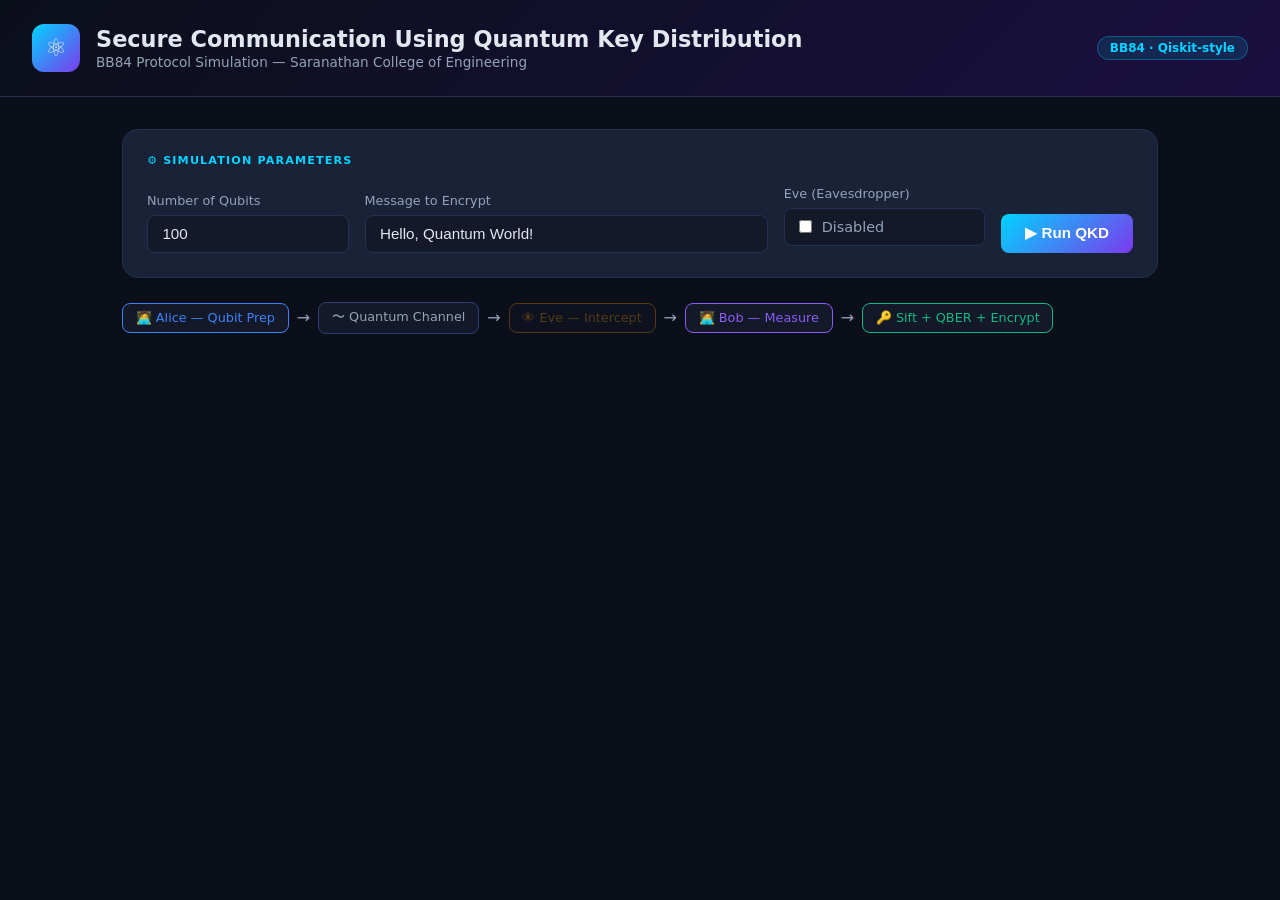
<file: templates/index.html>
<!DOCTYPE html>
<html lang="en">
<head>
<meta charset="UTF-8">
<meta name="viewport" content="width=device-width, initial-scale=1.0">
<title>QKD Secure Communication — BB84 Protocol</title>
<style>
  /* ── Reset & Base ─────────────────────────────────────────── */
  *, *::before, *::after { box-sizing: border-box; margin: 0; padding: 0; }

  :root {
    --bg:       #0b0f1a;
    --surface:  #131929;
    --card:     #1a2238;
    --border:   #253050;
    --accent:   #00d4ff;
    --accent2:  #7c3aed;
    --green:    #10b981;
    --red:      #ef4444;
    --text:     #e2e8f0;
    --muted:    #94a3b8;
    --alice:    #3b82f6;
    --bob:      #8b5cf6;
    --eve:      #f59e0b;
  }

  body {
    font-family: 'Segoe UI', system-ui, sans-serif;
    background: var(--bg);
    color: var(--text);
    min-height: 100vh;
  }

  /* ── Header ────────────────────────────────────────────────── */
  header {
    background: linear-gradient(135deg, #0b0f1a 0%, #1a1040 100%);
    border-bottom: 1px solid var(--border);
    padding: 1.5rem 2rem;
    display: flex;
    align-items: center;
    gap: 1rem;
  }
  .logo {
    width: 48px; height: 48px;
    background: linear-gradient(135deg, var(--accent), var(--accent2));
    border-radius: 12px;
    display: flex; align-items: center; justify-content: center;
    font-size: 1.5rem;
  }
  header h1 { font-size: 1.4rem; font-weight: 700; }
  header p  { color: var(--muted); font-size: 0.85rem; margin-top: 2px; }
  .badge {
    margin-left: auto;
    background: rgba(0,212,255,.12);
    border: 1px solid rgba(0,212,255,.3);
    color: var(--accent);
    padding: .25rem .75rem;
    border-radius: 999px;
    font-size: .75rem;
    font-weight: 600;
  }

  /* ── Layout ────────────────────────────────────────────────── */
  .container { max-width: 1100px; margin: 0 auto; padding: 2rem; }

  /* ── Control Panel ─────────────────────────────────────────── */
  .panel {
    background: var(--card);
    border: 1px solid var(--border);
    border-radius: 16px;
    padding: 1.5rem;
    margin-bottom: 1.5rem;
  }
  .panel-title {
    font-size: .7rem;
    font-weight: 700;
    letter-spacing: .1em;
    text-transform: uppercase;
    color: var(--accent);
    margin-bottom: 1.2rem;
  }

  .controls {
    display: grid;
    grid-template-columns: 1fr 2fr 1fr auto;
    gap: 1rem;
    align-items: end;
  }
  @media(max-width:700px) { .controls { grid-template-columns: 1fr; } }

  label { display: block; font-size: .8rem; color: var(--muted); margin-bottom: .4rem; }

  input[type=number], input[type=text] {
    width: 100%;
    background: var(--surface);
    border: 1px solid var(--border);
    border-radius: 8px;
    padding: .6rem .9rem;
    color: var(--text);
    font-size: .95rem;
    outline: none;
    transition: border .2s;
  }
  input:focus { border-color: var(--accent); }

  .toggle-wrap {
    display: flex; align-items: center; gap: .6rem;
    background: var(--surface);
    border: 1px solid var(--border);
    border-radius: 8px;
    padding: .65rem .9rem;
    cursor: pointer;
    user-select: none;
  }
  .toggle-wrap input { width: auto; }
  .toggle-label { font-size: .9rem; }
  .eve-on  { color: var(--eve); }
  .eve-off { color: var(--muted); }

  .btn-run {
    background: linear-gradient(135deg, var(--accent), var(--accent2));
    border: none;
    border-radius: 8px;
    color: #fff;
    font-size: .95rem;
    font-weight: 700;
    padding: .65rem 1.5rem;
    cursor: pointer;
    white-space: nowrap;
    transition: opacity .2s, transform .1s;
  }
  .btn-run:hover:not(:disabled) { opacity: .9; transform: translateY(-1px); }
  .btn-run:disabled { opacity: .5; cursor: not-allowed; }

  /* ── Protocol flow ──────────────────────────────────────────── */
  .flow {
    display: flex;
    align-items: center;
    gap: .5rem;
    flex-wrap: wrap;
    margin-bottom: 1.5rem;
    font-size: .8rem;
  }
  .flow-step {
    background: var(--surface);
    border: 1px solid var(--border);
    border-radius: 8px;
    padding: .4rem .8rem;
    display: flex; align-items: center; gap: .4rem;
  }
  .flow-step.alice  { border-color: var(--alice); color: var(--alice); }
  .flow-step.channel{ border-color: #2d4070; color: var(--muted); }
  .flow-step.eve    { border-color: var(--eve); color: var(--eve); }
  .flow-step.bob    { border-color: var(--bob); color: var(--bob); }
  .flow-step.sift   { border-color: var(--green); color: var(--green); }
  .flow-arrow { color: var(--muted); font-size: 1rem; }

  /* ── Results Grid ───────────────────────────────────────────── */
  .results-grid {
    display: grid;
    grid-template-columns: repeat(auto-fit, minmax(220px, 1fr));
    gap: 1rem;
    margin-bottom: 1.5rem;
  }
  .stat-card {
    background: var(--card);
    border: 1px solid var(--border);
    border-radius: 12px;
    padding: 1.2rem 1.4rem;
  }
  .stat-label { font-size: .75rem; color: var(--muted); margin-bottom: .4rem; }
  .stat-value { font-size: 1.8rem; font-weight: 800; line-height: 1; }
  .stat-sub   { font-size: .75rem; color: var(--muted); margin-top: .3rem; }
  .green  { color: var(--green); }
  .red    { color: var(--red); }
  .accent { color: var(--accent); }
  .eve-c  { color: var(--eve); }

  /* ── Status banner ──────────────────────────────────────────── */
  .status-banner {
    border-radius: 10px;
    padding: .9rem 1.2rem;
    display: flex;
    align-items: center;
    gap: .8rem;
    font-weight: 600;
    font-size: .95rem;
    margin-bottom: 1.5rem;
  }
  .status-secure { background: rgba(16,185,129,.12); border: 1px solid rgba(16,185,129,.35); color: var(--green); }
  .status-abort  { background: rgba(239,68,68,.12);  border: 1px solid rgba(239,68,68,.35);  color: var(--red); }

  /* ── Key & Encryption ───────────────────────────────────────── */
  .mono {
    font-family: 'Consolas', 'Courier New', monospace;
    font-size: .8rem;
    background: var(--surface);
    border: 1px solid var(--border);
    border-radius: 6px;
    padding: .6rem .9rem;
    word-break: break-all;
    color: var(--accent);
    margin-top: .5rem;
  }

  /* ── Qubit table ────────────────────────────────────────────── */
  .table-wrap { overflow-x: auto; }
  table {
    width: 100%;
    border-collapse: collapse;
    font-size: .8rem;
  }
  th {
    background: var(--surface);
    color: var(--muted);
    font-weight: 600;
    font-size: .7rem;
    letter-spacing: .05em;
    text-transform: uppercase;
    padding: .5rem .8rem;
    text-align: center;
    border-bottom: 1px solid var(--border);
  }
  td {
    padding: .45rem .8rem;
    text-align: center;
    border-bottom: 1px solid rgba(37,48,80,.5);
  }
  .matched { background: rgba(16,185,129,.07); }
  .bit0 { color: var(--muted); }
  .bit1 { color: var(--accent); font-weight: 700; }
  .basis-plus { color: #60a5fa; }
  .basis-x    { color: #c084fc; }
  .match-yes  { color: var(--green); font-weight: 700; }
  .match-no   { color: var(--muted); }

  /* ── Loading ────────────────────────────────────────────────── */
  .loading {
    display: none;
    text-align: center;
    padding: 2rem;
    color: var(--muted);
  }
  .spinner {
    width: 36px; height: 36px;
    border: 3px solid var(--border);
    border-top-color: var(--accent);
    border-radius: 50%;
    animation: spin .8s linear infinite;
    margin: 0 auto 1rem;
  }
  @keyframes spin { to { transform: rotate(360deg); } }
  #results { display: none; }
</style>
</head>
<body>

<header>
  <div class="logo">⚛</div>
  <div>
    <h1>Secure Communication Using Quantum Key Distribution</h1>
    <p>BB84 Protocol Simulation — Saranathan College of Engineering</p>
  </div>
  <span class="badge">BB84 · Qiskit-style</span>
</header>

<div class="container">

  <!-- ── Control Panel ── -->
  <div class="panel">
    <div class="panel-title">⚙ Simulation Parameters</div>
    <div class="controls">
      <div>
        <label>Number of Qubits</label>
        <input type="number" id="numQubits" value="100" min="10" max="1000">
      </div>
      <div>
        <label>Message to Encrypt</label>
        <input type="text" id="message" value="Hello, Quantum World!">
      </div>
      <div>
        <label>Eve (Eavesdropper)</label>
        <label class="toggle-wrap">
          <input type="checkbox" id="eveEnabled">
          <span class="toggle-label eve-off" id="eveLabel">Disabled</span>
        </label>
      </div>
      <div>
        <label>&nbsp;</label>
        <button class="btn-run" id="runBtn" onclick="runQKD()">▶ Run QKD</button>
      </div>
    </div>
  </div>

  <!-- ── Protocol Flow ── -->
  <div class="flow">
    <div class="flow-step alice">🧑‍💻 Alice — Qubit Prep</div>
    <span class="flow-arrow">→</span>
    <div class="flow-step channel">〜 Quantum Channel</div>
    <span class="flow-arrow">→</span>
    <div class="flow-step eve" id="eveStep" style="opacity:.3;">👁 Eve — Intercept</div>
    <span class="flow-arrow">→</span>
    <div class="flow-step bob">🧑‍💻 Bob — Measure</div>
    <span class="flow-arrow">→</span>
    <div class="flow-step sift">🔑 Sift + QBER + Encrypt</div>
  </div>

  <!-- ── Loading ── -->
  <div class="loading" id="loading">
    <div class="spinner"></div>
    <p>Simulating quantum channel…</p>
  </div>

  <!-- ── Results ── -->
  <div id="results">

    <!-- Status Banner -->
    <div class="status-banner" id="statusBanner"></div>

    <!-- Stats Row -->
    <div class="results-grid">
      <div class="stat-card">
        <div class="stat-label">Qubits Transmitted</div>
        <div class="stat-value accent" id="statQubits">—</div>
      </div>
      <div class="stat-card">
        <div class="stat-label">Sifted Key Length</div>
        <div class="stat-value accent" id="statSift">—</div>
        <div class="stat-sub">bits after basis matching</div>
      </div>
      <div class="stat-card">
        <div class="stat-label">QBER</div>
        <div class="stat-value" id="statQBER">—</div>
        <div class="stat-sub">threshold: &lt; 11%</div>
      </div>
      <div class="stat-card">
        <div class="stat-label">Bit Errors</div>
        <div class="stat-value" id="statErrors">—</div>
        <div class="stat-sub" id="statErrorSub"></div>
      </div>
    </div>

    <!-- Key & Encryption -->
    <div class="panel" id="encPanel">
      <div class="panel-title">🔐 Key & Encrypted Message</div>
      <label>Shared Quantum Key (hex, SHA-256 derived from sifted bits)</label>
      <div class="mono" id="keyHex">—</div>
      <br>
      <label>Encrypted Ciphertext (XOR)</label>
      <div class="mono" id="encrypted">—</div>
      <br>
      <label>Decrypted Plaintext (Bob's side)</label>
      <div class="mono" style="color: var(--green);" id="decrypted">—</div>
    </div>

    <!-- Qubit Table -->
    <div class="panel">
      <div class="panel-title">📊 Qubit-by-Qubit Breakdown (first 20)</div>
      <div class="table-wrap">
        <table id="qubitTable">
          <thead>
            <tr>
              <th>#</th>
              <th>Alice Bit</th>
              <th>Alice Basis</th>
              <th>State</th>
              <th id="eveColHdr" style="display:none">Eve Basis</th>
              <th>Bob Basis</th>
              <th>Bob Bit</th>
              <th>Bases Match?</th>
              <th>Sifted</th>
            </tr>
          </thead>
          <tbody id="qubitBody"></tbody>
        </table>
      </div>
    </div>

  </div><!-- /results -->

</div><!-- /container -->

<script>
  const eveCheckbox = document.getElementById('eveEnabled');
  const eveLabel    = document.getElementById('eveLabel');
  const eveStep     = document.getElementById('eveStep');

  eveCheckbox.addEventListener('change', () => {
    if (eveCheckbox.checked) {
      eveLabel.textContent = 'Enabled';
      eveLabel.className   = 'toggle-label eve-on';
      eveStep.style.opacity = '1';
    } else {
      eveLabel.textContent = 'Disabled';
      eveLabel.className   = 'toggle-label eve-off';
      eveStep.style.opacity = '.3';
    }
  });

  async function runQKD() {
    const btn       = document.getElementById('runBtn');
    const loading   = document.getElementById('loading');
    const results   = document.getElementById('results');
    const eveEnabled = eveCheckbox.checked;

    btn.disabled = true;
    loading.style.display = 'block';
    results.style.display = 'none';

    try {
      const resp = await fetch('/api/run_qkd', {
        method: 'POST',
        headers: {'Content-Type': 'application/json'},
        body: JSON.stringify({
          num_qubits:  parseInt(document.getElementById('numQubits').value),
          message:     document.getElementById('message').value,
          eve_enabled: eveEnabled
        })
      });
      const d = await resp.json();
      if (d.error) { alert(d.error); return; }
      renderResults(d, eveEnabled);
    } catch(e) {
      alert('Request failed: ' + e);
    } finally {
      btn.disabled = false;
      loading.style.display = 'none';
    }
  }

  function renderResults(d, eveEnabled) {
    const results = document.getElementById('results');
    results.style.display = 'block';

    // Status banner
    const banner = document.getElementById('statusBanner');
    banner.className = 'status-banner ' + (d.secure ? 'status-secure' : 'status-abort');
    banner.innerHTML = (d.secure ? '✅' : '🚨') + ' ' + d.status;

    // Stats
    document.getElementById('statQubits').textContent = d.num_qubits;
    document.getElementById('statSift').textContent   = d.sift_count;
    const qberEl = document.getElementById('statQBER');
    qberEl.textContent  = d.qber_pct;
    qberEl.className    = 'stat-value ' + (d.secure ? 'green' : 'red');
    const errEl = document.getElementById('statErrors');
    errEl.textContent   = d.errors;
    errEl.className     = 'stat-value ' + (d.errors > 0 ? 'red' : 'green');
    document.getElementById('statErrorSub').textContent = `out of ${d.total} sifted bits`;

    // Key & encryption
    const encPanel = document.getElementById('encPanel');
    if (d.secure) {
      encPanel.style.display = 'block';
      document.getElementById('keyHex').textContent   = d.key_hex || '—';
      document.getElementById('encrypted').textContent = d.encrypted || '—';
      document.getElementById('decrypted').textContent = d.decrypted || '—';
    } else {
      encPanel.style.display = 'none';
    }

    // Eve column
    const eveColHdr = document.getElementById('eveColHdr');
    eveColHdr.style.display = eveEnabled ? '' : 'none';

    // Qubit table
    const tbody = document.getElementById('qubitBody');
    tbody.innerHTML = '';
    const n = d.alice_bits_preview.length;
    for (let i = 0; i < n; i++) {
      const aBit   = d.alice_bits_preview[i];
      const aBasis = d.alice_bases_preview[i];
      const aState = d.alice_states_preview[i];
      const bBasis = d.bob_bases_preview[i];
      const bBit   = d.bob_bits_preview[i];
      const match  = aBasis === bBasis;
      const eve    = d.eve_bases_preview[i] || '—';

      const tr = document.createElement('tr');
      if (match) tr.className = 'matched';
      tr.innerHTML = `
        <td>${i+1}</td>
        <td class="${aBit?'bit1':'bit0'}">${aBit}</td>
        <td class="${aBasis==='+'?'basis-plus':'basis-x'}">${aBasis}</td>
        <td>${aState}</td>
        ${eveEnabled ? `<td class="eve-c">${eve}</td>` : ''}
        <td class="${bBasis==='+'?'basis-plus':'basis-x'}">${bBasis}</td>
        <td class="${bBit?'bit1':'bit0'}">${bBit}</td>
        <td class="${match?'match-yes':'match-no'}">${match?'✓ Yes':'✗ No'}</td>
        <td>${match ? `<span class="${aBit===bBit?'green':'red'}">${aBit===bBit?'OK':'ERR'}</span>` : '—'}</td>
      `;
      tbody.appendChild(tr);
    }
  }
</script>
</body>
</html>
</file>
